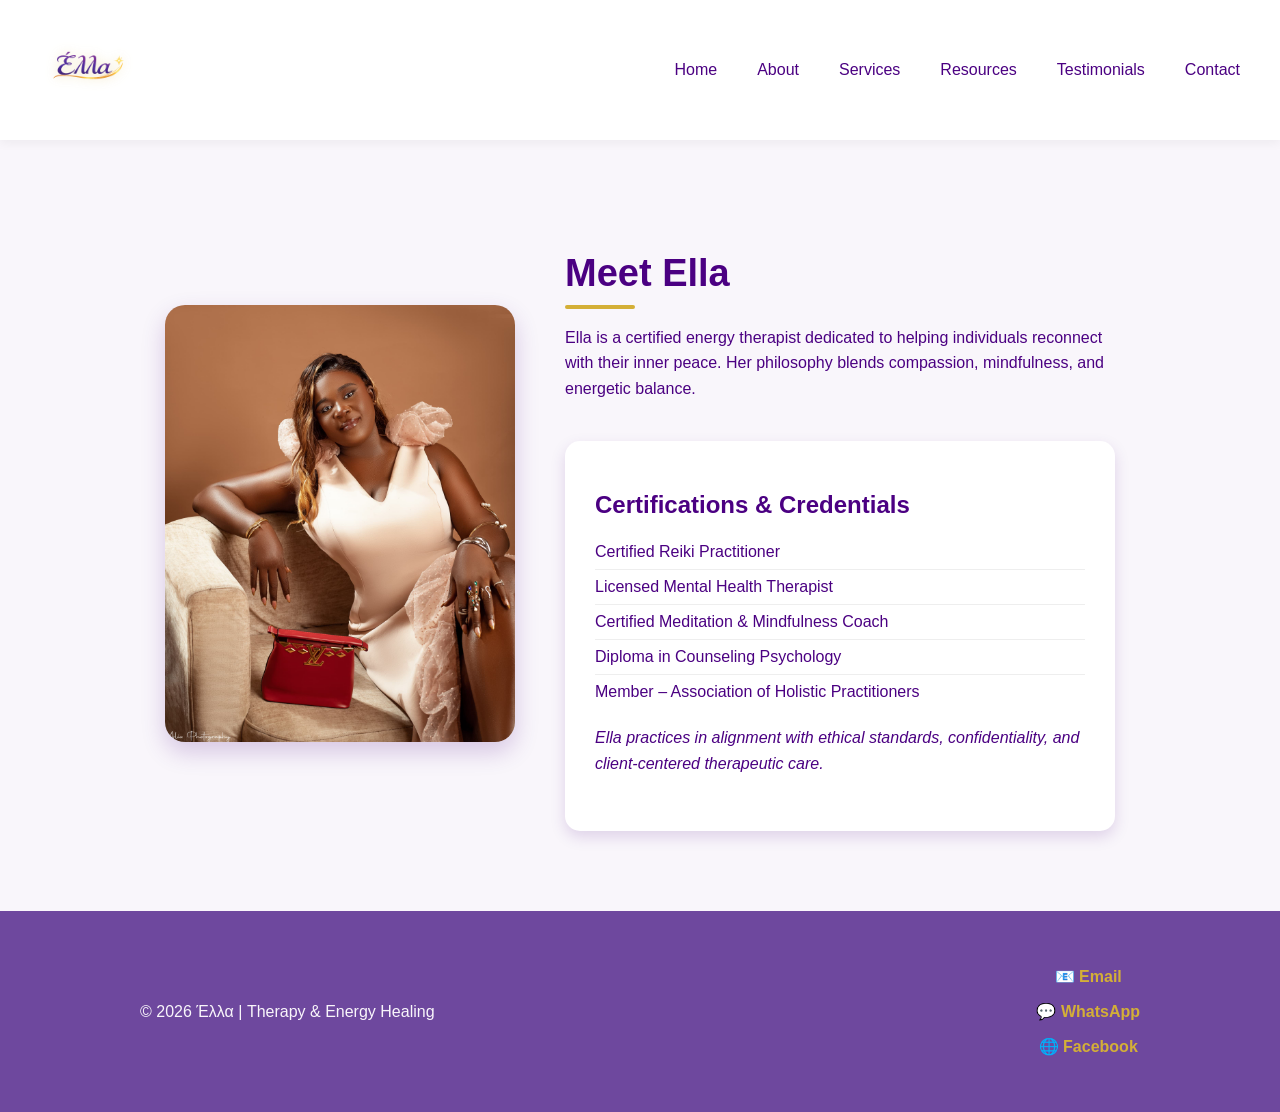
<file: about.html>
<!DOCTYPE html>
<html lang="en">
<head>
  <meta charset="UTF-8">
  <title>About | Ella</title>
  <link rel="stylesheet" href="style.css">
</head>
<body>


<header>
  <div class="logo">
  <a href="index.html">
    <img src="images/logo.png" alt="Έλλα Logo">
  </a>
</div>
  <nav class="nav-links">
    <a href="index.html">Home</a>
    <a href="about.html">About</a>
    <a href="services.html">Services</a>
    <a href="resources.html">Resources</a>
    <a href="testimonials.html">Testimonials</a>
    <a href="contact.html">Contact</a>
  </nav>
</header>
<section class="about-section">

  <div class="about-container">

    <div class="about-image">
      <img src="images/ella.jpg" alt="Ella - Energy Therapist">
    </div>

    <div class="about-text">
      <h1>Meet Ella</h1>

      <p>
        Ella is a certified energy therapist dedicated to helping individuals
        reconnect with their inner peace. Her philosophy blends compassion,
        mindfulness, and energetic balance.
      </p>

      <div class="credentials">
        <h2>Certifications & Credentials</h2>

        <ul>
          <li>Certified Reiki Practitioner</li>
          <li>Licensed Mental Health Therapist</li>
          <li>Certified Meditation & Mindfulness Coach</li>
          <li>Diploma in Counseling Psychology</li>
          <li>Member – Association of Holistic Practitioners</li>
        </ul>

        <p class="ethics-note">
          Ella practices in alignment with ethical standards, confidentiality,
          and client-centered therapeutic care.
        </p>
      </div>

    </div>

  </div>

</section>


<footer class="site-footer">
  <div class="footer-container">
    <div class="footer-left">
      <p>© 2026 Έλλα | Therapy & Energy Healing</p>
    </div>
    <div class="footer-right">
      <p>📧 <a href="mailto:consultancy.ella@gmail.com">Email</a></p>
      <p>💬 <a href="https://wa.me/2347043598245" target="_blank">WhatsApp</a></p>
      <p>🌐 <a href="https://www.facebook.com/ellas4u" target="_blank">Facebook</a></p>
    </div>
  </div>
</footer>
</body>
</html>
</file>
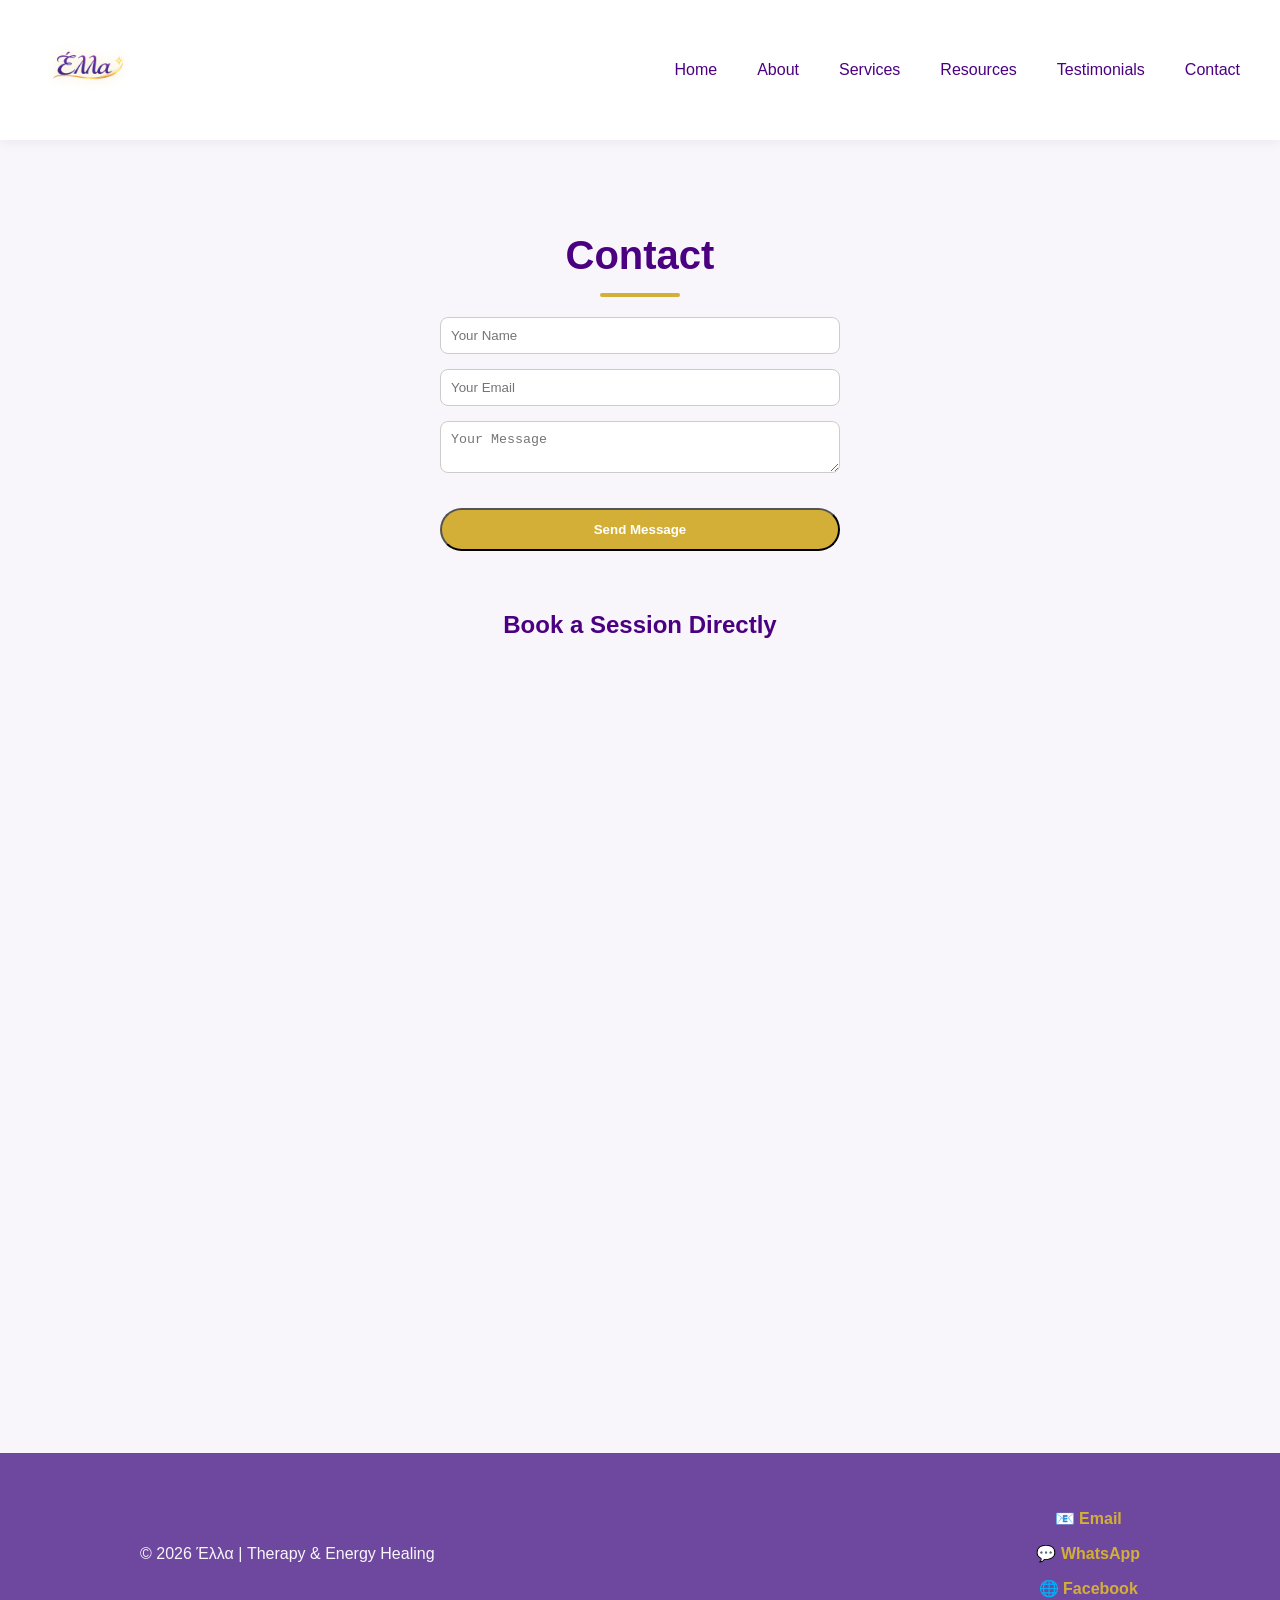
<file: contact.html>
<!DOCTYPE html>
<html>
<head>
  <title>Contact | Ella</title>
  <link rel="stylesheet" href="style.css">
  <script defer src="script.js"></script>
</head>
<body>

<header>
  <div class="logo">
  <a href="index.html">
    <img src="images/logo.png" alt="Έλλα Logo">
  </a>
</div>
  <nav class="nav-links">
    <a href="index.html">Home</a>
    <a href="about.html">About</a>
    <a href="services.html">Services</a>
    <a href="resources.html">Resources</a>
    <a href="testimonials.html">Testimonials</a>
    <a href="contact.html">Contact</a>
  </nav>
</header>

<section class="page-section">
  <h1>Contact</h1>

  <form id="contactForm">
    <input type="text" placeholder="Your Name" required>
    <input type="email" placeholder="Your Email" required>
    <textarea placeholder="Your Message" required></textarea>
    <button type="submit" class="btn">Send Message</button>
  </form>

  <div class="calendar-section">
  <h2>Book a Session Directly</h2>

  <iframe 
    src="https://calendly.com/amaogennogo"
    width="100%" 
    height="700" 
    frameborder="0">
  </iframe>

</div>

  <p id="formMessage"></p>

</section>

<footer class="site-footer">
  <div class="footer-container">
    <div class="footer-left">
      <p>© 2026 Έλλα | Therapy & Energy Healing</p>
    </div>
    <div class="footer-right">
      <p>📧 <a href="mailto:consultancy.ella@gmail.com">Email</a></p>
      <p>💬 <a href="https://wa.me/2347043598245" target="_blank">WhatsApp</a></p>
      <p>🌐 <a href="https://www.facebook.com/ellas4u" target="_blank">Facebook</a></p>
    </div>
  </div>
</footer>

</body>
</html>
</file>
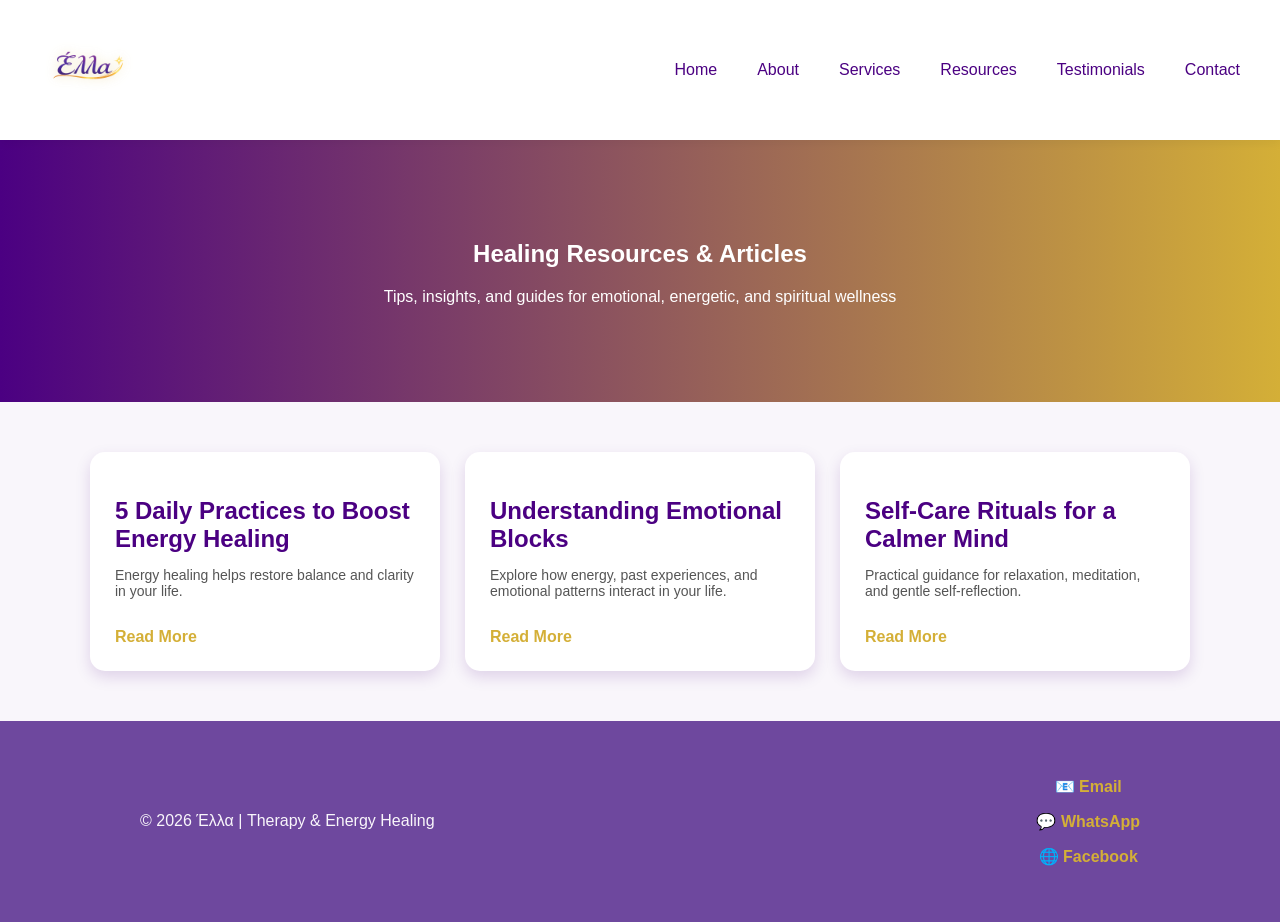
<file: resources.html>
<!DOCTYPE html>
<html lang="en">
<head>
  <meta charset="UTF-8">
  <title>Resources | Ella Therapy</title>
  <link rel="stylesheet" href="style.css">

</head>
<body>

<header>
 <div class="logo">
  <a href="index.html">
    <img src="images/logo.png" alt="Έλλα Logo">
  </a>
</div>
  <nav class="nav-links">
    <a href="index.html">Home</a>
    <a href="about.html">About</a>
    <a href="services.html">Services</a>
    <a href="resources.html">Resources</a>
    <a href="testimonials.html">Testimonials</a>
    <a href="contact.html">Contact</a>
  </nav>
</header>

<section class="blog-hero">
  <h1>Healing Resources & Articles</h1>
  <p>Tips, insights, and guides for emotional, energetic, and spiritual wellness</p>
</section>

<section class="blog-container">

  <div class="blog-card">
    <h2>5 Daily Practices to Boost Energy Healing</h2>
    
<p>
  Energy healing helps restore balance and clarity in your life.
  <span class="more-text">
    It works by aligning your emotional, mental, and spiritual energy, allowing you to release stress, trauma, and negative patterns.
  </span>
</p>

<a href="#" class="read-more-btn">Read More</a>




  </div>

  <div class="blog-card">
    <h2>Understanding Emotional Blocks</h2>
    <p>Explore how energy, past experiences, and emotional patterns interact in your life.</p>
    <a href="#">Read More</a>
  </div>

  <div class="blog-card">
    <h2>Self-Care Rituals for a Calmer Mind</h2>
    <p>Practical guidance for relaxation, meditation, and gentle self-reflection.</p>
    <a href="#">Read More</a>
  </div>

</section>

<footer class="site-footer">
  <div class="footer-container">
    <div class="footer-left">
      <p>© 2026 Έλλα | Therapy & Energy Healing</p>
    </div>
    <div class="footer-right">
      <p>📧 <a href="mailto:consultancy.ella@gmail.com">Email</a></p>
      <p>💬 <a href="https://wa.me/2347043598245" target="_blank">WhatsApp</a></p>
      <p>🌐 <a href="https://www.facebook.com/ellas4u" target="_blank">Facebook</a></p>
    </div>
  </div>
</footer>
<script src="script.js"></script>
</body>
</html>
</file>
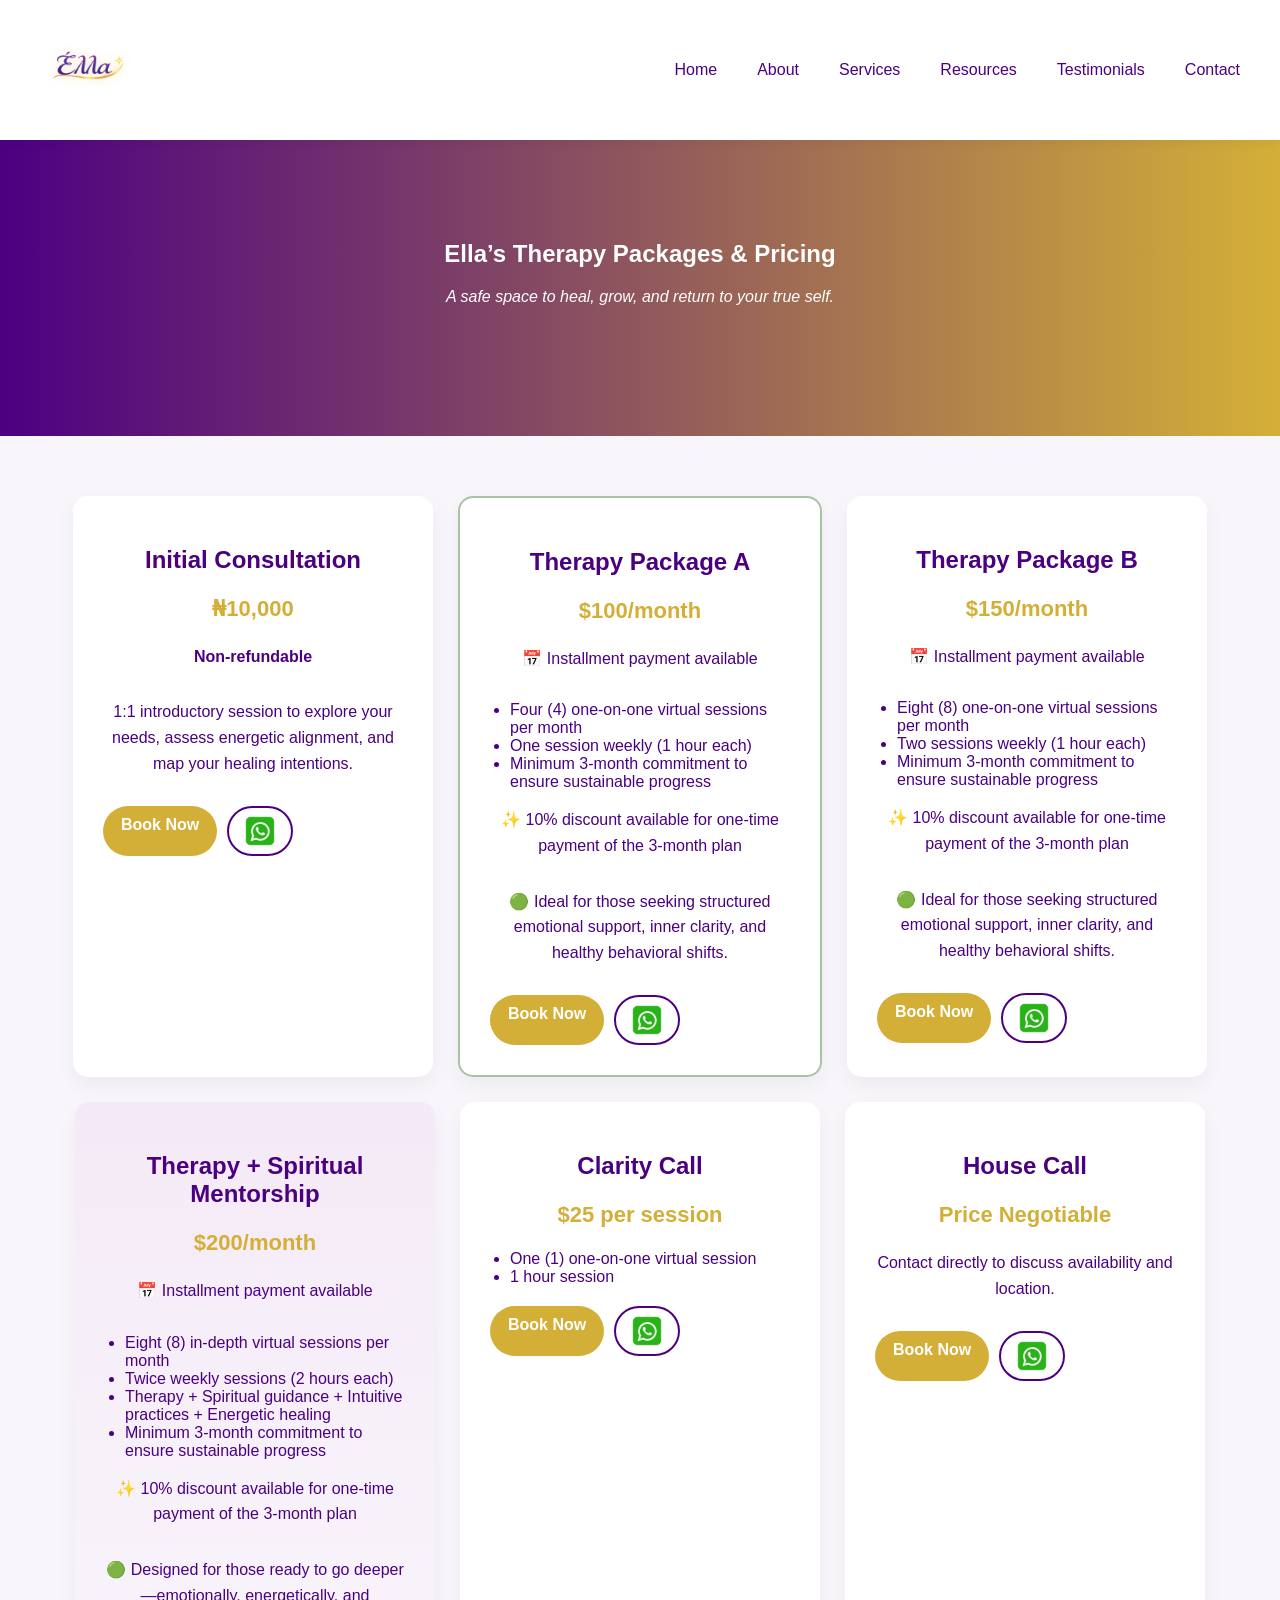
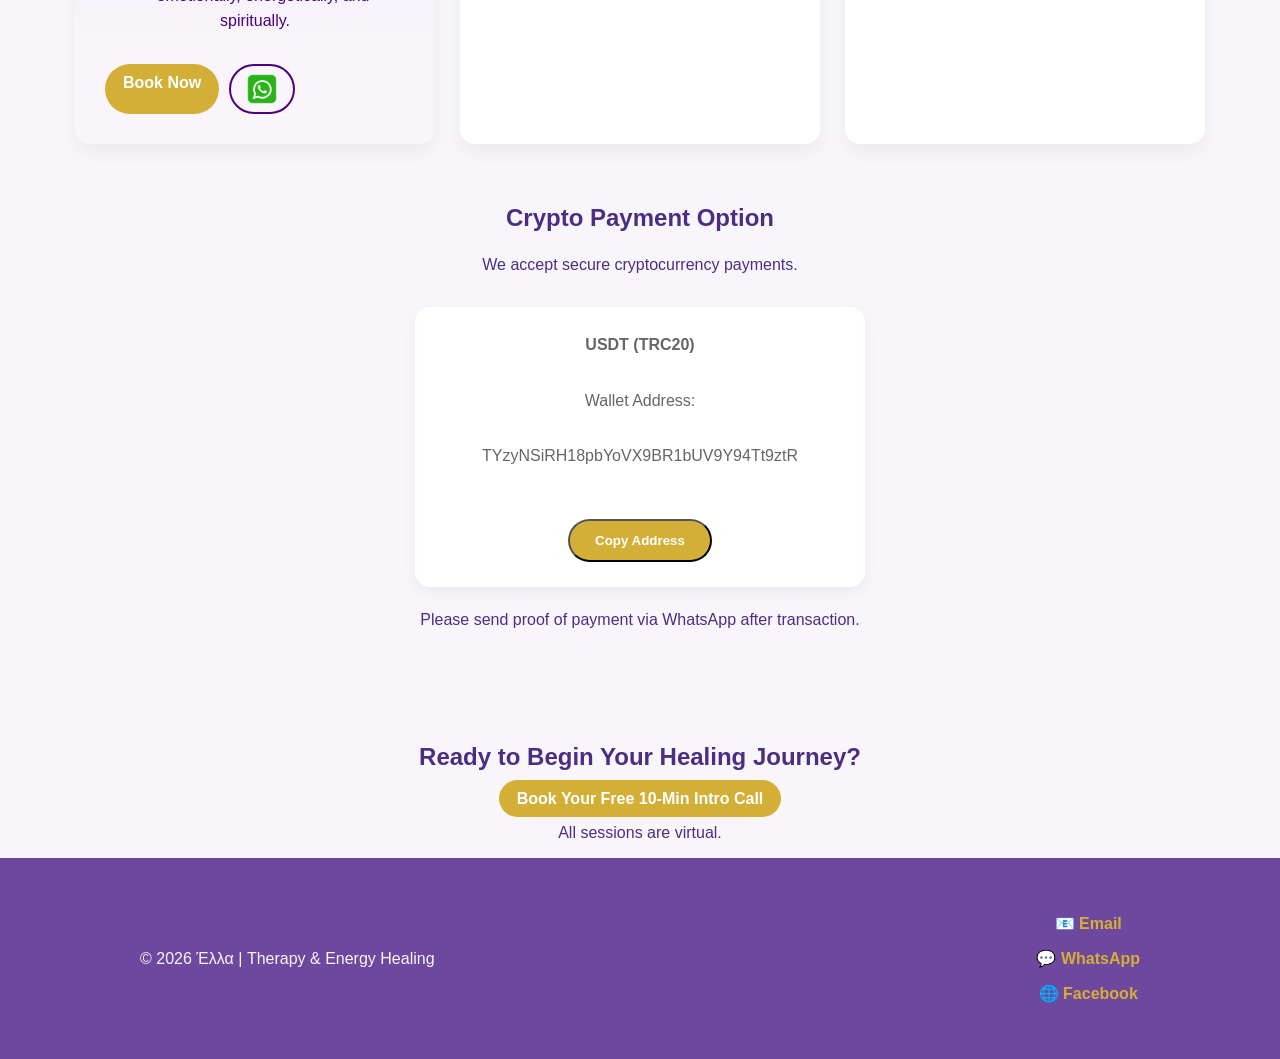
<file: services.html>
<!DOCTYPE html>
<html>
<head>
  <title>Therapy Packages | Ella</title>
  <link rel="stylesheet" href="style.css">
</head>
<body>

<header>
  <div class="logo">
  <a href="index.html">
    <img src="images/logo.png" alt="Έλλα Logo">
  </a>
</div>
  <nav class="nav-links">
    <a href="index.html">Home</a>
    <a href="about.html">About</a>
    <a href="services.html">Services</a>
    <a href="resources.html">Resources</a>
    <a href="testimonials.html">Testimonials</a>
    <a href="contact.html">Contact</a>
  </nav>
</header>

 <section class="page-hero">
  <h1>Ella’s Therapy Packages & Pricing</h1>
  <p class="subtitle">A safe space to heal, grow, and return to your true self.</p>
</section>

<section class="page-section">
  <!-- pricing cards here -->
 <div class="pricing-container">


    <!-- Initial Consultation -->
    <div class="pricing-card">
      <h2>Initial Consultation</h2>
      <h3>₦10,000</h3>
      <p><strong>Non-refundable</strong></p>
      <p>1:1 introductory session to explore your needs, assess energetic alignment, and map your healing intentions.</p>

      <div class="card-actions">
    <a href="https://paypal.me/amaogennogo?country.x=CY&locale.x=en_US" class="btn-primary">Book Now</a>
    <a href="https://wa.me/2347043598245" class="btn-secondary" target="_blank">
  <img src="images/whatsapp.png" alt="WhatsApp" class="whatsapp-icon">
</a>
  </div>
   
    </div>

    <!-- Package A -->
    <div id="therapy-a" class="pricing-card featured">
      <h2>Therapy Package A</h2>
      <h3>$100/month</h3>
      <p>📅 Installment payment available</p>
      
      <ul>
        <li>Four (4) one-on-one virtual sessions per month</li>
        <li>One session weekly (1 hour each)</li>
        <li>Minimum 3-month commitment to ensure sustainable progress
</li>
      </ul>
      <p>✨ 10% discount available for one-time payment of the 3-month plan</p>
      <p class="ideal">🟢 Ideal for those seeking structured emotional support, inner clarity, and healthy behavioral shifts.</p>

      <div class="card-actions">
    <a href="https://www.paypal.com/paypalme/amaogennogo?country.x=CY&locale.x=en_US" class="btn-primary">Book Now</a>
    <a href="https://wa.me/2347043598245" class="btn-secondary" target="_blank">
  <img src="images/whatsapp.png" alt="WhatsApp" class="whatsapp-icon">
</a>
  </div>
    </div>

    <!-- Package B -->
    <div id="therapy-b" class="pricing-card">
      <h2>Therapy Package B</h2>
      <h3>$150/month</h3>
      <p>📅 Installment payment available</p>
     
      <ul>
        <li>Eight (8) one-on-one virtual sessions per month</li>
        <li>Two sessions weekly (1 hour each)</li>
        <li>Minimum 3-month commitment to ensure sustainable progress
</li>
      </ul>
      <p>✨ 10% discount available for one-time payment of the 3-month plan</p>
      <p class="ideal">🟢 Ideal for those seeking structured emotional support, inner clarity, and healthy behavioral shifts.</p>

      <div class="card-actions">
    <a href="https://www.paypal.com/paypalme/amaogennogo?country.x=CY&locale.x=en_US" class="btn-primary">Book Now</a>
    <a href="https://wa.me/2347043598245" class="btn-secondary" target="_blank">
  <img src="images/whatsapp.png" alt="WhatsApp" class="whatsapp-icon">
</a>
  </div>
    </div>

    <!-- Therapy + Spiritual Mentorship -->
    <div id="therapy-mentorship" class="pricing-card premium">
      <h2>Therapy + Spiritual Mentorship</h2>
      <h3>$200/month</h3>
      <p>📅 Installment payment available</p>
     
      <ul>
        <li>Eight (8) in-depth virtual sessions per month</li>
        <li>Twice weekly sessions (2 hours each)</li>
        <li>Therapy + Spiritual guidance + Intuitive practices + Energetic healing
</li>
        <li>Minimum 3-month commitment to ensure sustainable progress
</li>
      </ul>
      <p>✨ 10% discount available for one-time payment of the 3-month plan</p>
      <p class="ideal">🟢 Designed for those ready to go deeper—emotionally, energetically, and spiritually.</p>

      <div class="card-actions">
    <a href="https://www.paypal.com/paypalme/amaogennogo?country.x=CY&locale.x=en_US" class="btn-primary">Book Now</a>
   <a href="https://wa.me/2347043598245" class="btn-secondary" target="_blank">
  <img src="images/whatsapp.png" alt="WhatsApp" class="whatsapp-icon">
</a>
  </div>
    </div>

    <!-- Other Packages -->
    <div class="pricing-card">
      <h2>Clarity Call</h2>
      <h3>$25 per session</h3>
      <ul>
        <li>One (1) one-on-one virtual session</li>
        <li>1 hour session</li>
      </ul>
      
      <div class="card-actions">
    <a href="https://www.paypal.com/paypalme/amaogennogo?country.x=CY&locale.x=en_US" class="btn-primary">Book Now</a>
    <a href="https://wa.me/2347043598245" class="btn-secondary" target="_blank">
  <img src="images/whatsapp.png" alt="WhatsApp" class="whatsapp-icon">
</a>
  </div>
    </div>

    <div class="pricing-card">
      <h2>House Call</h2>
      <h3>Price Negotiable</h3>
      <p>Contact directly to discuss availability and location.</p>

      <div class="card-actions">
    <a href="contact.html" class="btn-primary">Book Now</a>
   <a href="https://wa.me/2347043598245" class="btn-secondary" target="_blank">
  <img src="images/whatsapp.png" alt="WhatsApp" class="whatsapp-icon">
</a>
  </div>
    </div>

  </div>

<!-- Crypto Payment Option -->
  <div class="crypto-section">
  <h2>Crypto Payment Option</h2>
  <p>We accept secure cryptocurrency payments.</p>

  <div class="crypto-box">
  <p><strong>USDT (TRC20)</strong></p>
  <p>Wallet Address:</p>
  <p id="walletAddress" onclick="copyWallet()" style="cursor:pointer;">
    TYzyNSiRH18pbYoVX9BR1bUV9Y94Tt9ztR
  </p>
  <button onclick="copyWallet()" class="btn">Copy Address</button>
</div>



  <p class="note">Please send proof of payment via WhatsApp after transaction.</p>
</div>


</section>


  <!-- Contact CTA -->
 <div class="cta-section">
  <h2>Ready to Begin Your Healing Journey?</h2>
  <a href="contact.html" class="btn-primary">Book Your Free 10-Min Intro Call</a>
   <p class="virtual-text">All sessions are virtual.</p>
</div>


<footer class="site-footer">
  <div class="footer-container">
    <div class="footer-left">
      <p>© 2026 Έλλα | Therapy & Energy Healing</p>
    </div>
    <div class="footer-right">
      <p>📧 <a href="mailto:consultancy.ella@gmail.com">Email</a></p>
      <p>💬 <a href="https://wa.me/2347043598245" target="_blank">WhatsApp</a></p>
      <p>🌐 <a href="https://www.facebook.com/ellas4u" target="_blank">Facebook</a></p>
    </div>
  </div>
</footer>
</body>
</html>
</file>
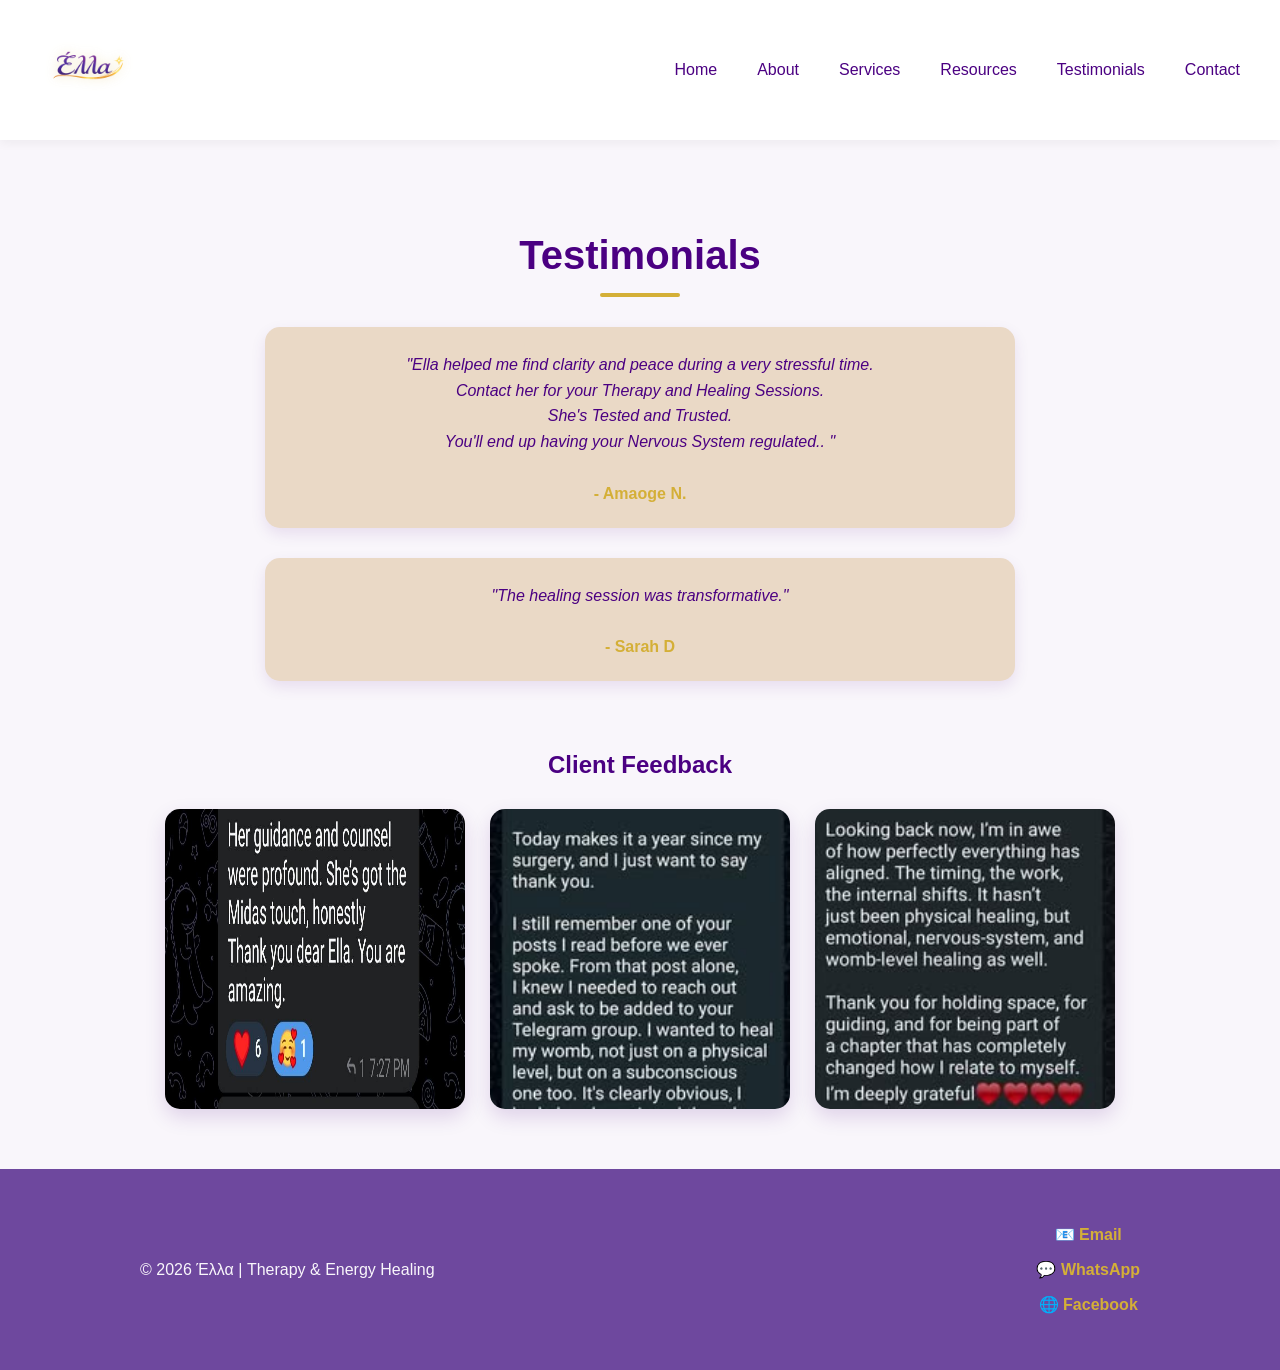
<file: testimonials.html>
<!DOCTYPE html>
<html>
<head>
  <title>Testimonials | Ella</title>
  <link rel="stylesheet" href="style.css">
</head>
<body>

<header>
  <div class="logo">
  <a href="index.html">
    <img src="images/logo.png" alt="Έλλα Logo">
  </a>
</div>
  <nav class="nav-links">
    <a href="index.html">Home</a>
    <a href="about.html">About</a>
    <a href="services.html">Services</a>
    <a href="resources.html">Resources</a>
    <a href="testimonials.html">Testimonials</a>
    <a href="contact.html">Contact</a>
  </nav>
</header>

<section class="page-section">
  <h1>Testimonials</h1>

  <div class="testimonial">
    <p>"Ella helped me find clarity and peace during a very stressful time.<br>
      Contact her for your Therapy and Healing Sessions. <br>
She's Tested and Trusted. <br>
You'll end up having your Nervous System regulated..

"</p>
    <span>- Amaoge N.</span>
  </div>

  <div class="testimonial">
    <p>"The healing session was transformative."</p>
    <span>- Sarah D</span>
  </div>

  <!-- Screenshot Testimonials -->
  <h2 class="testimonial-gallery-title">Client Feedback</h2>

  <div class="testimonial-gallery">
    <img src="images/testimonial1.jpg" alt="Client testimonial screenshot">
    <img src="images/testimonial2.jpg" alt="Client testimonial screenshot">
    <img src="images/testimonial3.jpg" alt="Client testimonial screenshot">
  </div>

</section>

<footer class="site-footer">
  <div class="footer-container">
    <div class="footer-left">
      <p>© 2026 Έλλα | Therapy & Energy Healing</p>
    </div>
    <div class="footer-right">
      <p>📧 <a href="mailto:consultancy.ella@gmail.com">Email</a></p>
      <p>💬 <a href="https://wa.me/2347043598245" target="_blank">WhatsApp</a></p>
      <p>🌐 <a href="https://www.facebook.com/ellas4u" target="_blank">Facebook</a></p>
    </div>
  </div>
</footer>

</body>
</html>
</file>
<file: style.css>
html {
  scroll-behavior: smooth;
}

body {
  margin: 0;
  font-family: 'Segoe UI', sans-serif;
  background-color: #F7F7F7;
  color: #3B3054;
}
/* Remove this block 
header {
  display: flex;
  justify-content: space-between;
  padding: 20px 10%;
  background: white;
}
  */
/* Origial Header layout*/
header {
  display: flex;
  justify-content: space-between;
  align-items: center;
  padding: 20px 40px;
  background: white;
  box-shadow: 0 3px 10px rgba(0,0,0,0.05);
   position: sticky;  /* <-- THIS MAKES IT STICK */
  top: 0;            /* <-- distance from top of viewport */
  z-index: 100;      /* <-- keeps it above other content */
}
/* Remove this block 
.logo {
  font-size: 28px;
  font-weight: bold;
  color: #A8C3A3;
}
  */

  .logo img {
  cursor: pointer;
  transition: 0.3s ease;
}

.logo img:hover {
  transform: scale(1.05);
}
.logo img {
  height: 60px;
  width: auto;
  filter: drop-shadow(0 0 6px rgba(212,175,55,0.4));
}
nav a {
  margin-left: 20px;
  text-decoration: none;
  color: #3B3054;
}
.hero-title {
  font-family: 'Playfair Display', serif;
}

.hero-subtitle {
  font-family: 'Great Vibes', cursive;
  font-size: 2.5rem;
}

/* Header layout */
header {
  display: flex;
  justify-content: space-between;  /* Logo left, nav right */
  align-items: center;
  padding: 20px 40px;
  background: white;               /* Keeps logo pop & elegant */
  box-shadow: 0 3px 10px rgba(0,0,0,0.05);
  position: sticky;
  top: 0;
  z-index: 100;
}

/* Logo image */
.logo img {
  height: 100px;         /* Adjust for desired size */
  width: auto;
  display: block;
  filter: drop-shadow(0 0 6px rgba(212,175,55,0.4)); /* subtle gold glow */
}

/* Navbar links */
.nav-links {
  display: flex;
  gap: 20px;
}

.nav-links a {
  text-decoration: none;
  color: #4B0082;       /* deep purple */
  font-weight: 500;
  transition: 0.3s;
}

.nav-links a:hover {
  color: #D4AF37;       /* gold on hover */
}

/* Mobile responsiveness */
@media (max-width: 768px) {
  header {
    flex-direction: column;
    padding: 15px 20px;
  }
  
  .nav-links {
    flex-direction: column;
    gap: 10px;
    margin-top: 10px;
  }
  
  .logo img {
    height: 50px;
  }
}


.hero {
 
  text-align: center;
  padding: 80px 20px;
  background: linear-gradient(to right, #4B0082, #D4AF37); /* Purple & Gold */
  color: white;
}


.hero h1 {
  font-size: 40px;
}

.btn {
  display: inline-block;
  padding: 12px 25px;
  background: #D4AF37;
  color: white;
  text-decoration: none;
  border-radius: 25px;
  margin-top: 20px;
  font-weight: bold;
  transition: 0.3s;
}

.btn:hover {
  background: #4B0082;
}


.page-section {
  padding: 80px 10%;
  text-align: center;
}

.card-container {
  display: flex;
  justify-content: center;
  gap: 20px;
  flex-wrap: wrap;
  margin-top: 40px;
}

.card {
  background: white;
  padding: 30px;
  border-radius: 15px;
  width: 250px;
  box-shadow: 0 5px 15px rgba(0,0,0,0.05);
  transition: 0.3s;
  text-decoration: none;
  color: #4b2e83; /* deep elegant purple */
  display: block;
}



.card p {
  color: #6d5c9e; /* softer purple for description */
}

.card:hover {
  background-color: #f3ecff;
  transition: 0.3s ease;
}


/* Written Testimonials */
.testimonial {
  max-width: 700px;
  margin: 30px auto;
  background: #EAD9C6;
  padding: 25px;
  border-radius: 15px;
  box-shadow: 0 6px 15px rgba(75, 0, 130, 0.1);
}

.testimonial p {
  font-style: italic;
  color: #4B0082;
}

.testimonial span {
  display: block;
  margin-top: 10px;
  font-weight: bold;
  color: #D4AF37;
}

/* Screenshot Gallery */
.testimonial-gallery-title {
  margin-top: 70px;
  color: #4B0082;
}

.testimonial-gallery {
  display: flex;
  flex-wrap: wrap;
  justify-content: center;
  gap: 25px;
  margin-top: 30px;
}

.testimonial-gallery img {
  width: 300px;
  border-radius: 15px;
  box-shadow: 0 8px 20px rgba(75, 0, 130, 0.15);
  transition: 0.3s ease;
}

.testimonial-gallery img:hover {
  transform: scale(1.03);
}

form {
  display: flex;
  flex-direction: column;
  width: 400px;
  margin: auto;
}

form input, form textarea {
  margin-bottom: 15px;
  padding: 10px;
  border-radius: 8px;
  border: 1px solid #ccc;
}


.site-footer {
  background: #6e489e; /* Deep purple */
  color: #F9F6FB;      /* Soft cream text */
  padding: 40px 20px;
  text-align: center;
}

.site-footer a {
  color: #D4AF37;  /* Gold links */
  text-decoration: none;
  font-weight: bold;
  transition: 0.3s ease;
}

.site-footer a:hover {
  color: #ffffff; /* White on hover */
}

.footer-container {
  display: flex;
  flex-direction: column;
  align-items: center;
  gap: 10px;
}

@media (min-width: 768px) {
  .footer-container {
    flex-direction: row;
    justify-content: space-between;
    max-width: 1000px;
    margin: auto;
  }
}
/* Services_Pricing*/

.subtitle {
  margin-bottom: 50px;
  font-style: italic;
  color: white;
}

.pricing-container {
  display: flex;
  flex-wrap: wrap;
  gap: 25px;
  justify-content: center;
}

.pricing-card {
  background: white;
  color: #4B0082;
  padding: 30px;
  width: 300px;
  border-radius: 15px;
  box-shadow: 0 8px 20px rgba(0,0,0,0.05);
  transition: 0.3s ease;
}

.pricing-card:hover {
  transform: translateY(-5px);
}

.pricing-card h3 {
  color: #D4AF37;
  font-size: 22px;
}

.pricing-card ul {
  text-align: left;
  padding-left: 20px;
}

.featured {
  border: 2px solid #A8C3A3;
}


.premium {
  background: linear-gradient(to bottom, #F4EAF7, #F9F6FB);
}

.ideal {
  margin-top: 10px;
  font-weight: 500;
}



.contact-cta {
  margin-top: 60px;
  background: #EAD9C6;
  padding: 40px;
  border-radius: 20px;
  
  
}

.crypto-section {
  margin-top: 60px;
  text-align: center;
  color: #4b2e83; 
  
}

.crypto-box {
  background: white;
  padding: 25px;
  border-radius: 15px;
  width: 400px;
  margin: 20px auto;
  box-shadow: 0 5px 15px rgba(0,0,0,0.05);
  color: #666;
  
}

.note {
  font-size: 14px;
  color: #4b2e83; 
}

.cta-section {
 margin-top: 10px;
 text-align: center;
 color: #4b2e83; 
}
.calendar-section {
  margin-top: 60px;
}



.services-preview{
  color: #4b2e83; 
}
.newsletter {
  background: #EAD9C6;
  padding: 60px 20px;
  text-align: center;
  color: #4b2e83; 
}

.newsletter input {
  padding: 10px;
  width: 250px;
  border-radius: 8px;
  border: 1px solid #ccc;
  margin-right: 10px;
}

.blog-hero {
  text-align: center;
  padding: 80px 20px;
  background: linear-gradient(to right, #4B0082, #D4AF37); /* Purple & Gold */
  color: white;
}

.blog-container {
  display: flex;
  flex-wrap: wrap;
  justify-content: center;
  gap: 25px;
  padding: 50px 20px;
  background-color: #F9F6FB;
}

.blog-card {
  background: white;
  width: 300px;
  padding: 25px;
  border-radius: 15px;
  box-shadow: 0 6px 15px rgba(75, 0, 130, 0.15);
  transition: transform 0.3s ease;
}

.blog-card h2 {
  color: #4B0082;
  margin-bottom: 10px;
}

.blog-card p {
  color: #555;
  font-size: 14px;
}

.blog-card a {
  color: #D4AF37;
  text-decoration: none;
  font-weight: bold;
  display: inline-block;
  margin-top: 15px;
}

.blog-card:hover {
  transform: translateY(-5px);
}

nav a:hover {
    color: #D4AF37; /* gold accent */
    transition: 0.3s;
}

/* ===== About Hero Section ===== 
.page-section {
  text-align: center;
  padding: 80px 20px;
  background: linear-gradient(to right, #4B0082, #D4AF37);
  color: white;
}
  */
.page-section {
  text-align: center;
  padding: 60px 20px;
  background-color: #F9F6FB;
  color: #4B0082;
}

.page-hero {
  text-align: center;
  padding: 80px 20px;
  background: linear-gradient(to right, #4B0082, #D4AF37);
  color: white;
}

.page-section h1 {
  font-size: 40px;
  margin-bottom: 20px;
}

/* ===== About Content Area ===== */
.page-section p {
  max-width: 750px;
  margin: 0 auto 30px auto;
  font-size: 16px;
  line-height: 1.6;
}

/* ===== Credentials Card ===== */
.credentials {
  background: white;
  max-width: 750px;
  margin: 40px auto 0 auto;
  padding: 35px;
  border-radius: 15px;
  box-shadow: 0 6px 15px rgba(75, 0, 130, 0.15);
  color: #333;
}

.credentials h2 {
  color: #4B0082;
  margin-bottom: 20px;
}

.credentials ul {
  list-style: none;
  padding: 0;
}

.credentials li {
  padding: 10px 0;
  border-bottom: 1px solid #eee;
}

.credentials li:last-child {
  border-bottom: none;
}

.ethics-note {
  margin-top: 20px;
  font-style: italic;
  color: #555;
}

body {
  background-color: #F9F6FB;
}

/* ===== Gold accent line ===== */
.page-section h1::after {
  content: "";
  display: block;
  width: 80px;
  height: 4px;
  background: #D4AF37;
  margin: 15px auto 0 auto;
  border-radius: 2px;
}

/* ===== About Section Background ===== */
.about-section {
  background-color: #F9F6FB;
  padding: 80px 20px;
}

/* ===== Layout Container ===== */
.about-container {
  display: flex;
  flex-wrap: wrap;
  align-items: center;
  justify-content: center;
  gap: 50px;
  max-width: 1100px;
  margin: 0 auto;
}

/* ===== Image Styling ===== */
.about-image img {
  width: 350px;
  border-radius: 20px;
  box-shadow: 0 10px 25px rgba(75, 0, 130, 0.2);
}

/* ===== Text Area ===== */
.about-text {
  max-width: 550px;
  color: #4B0082;
}

.about-text h1 {
  font-size: 38px;
  color: #4B0082;
  margin-bottom: 15px;
}

.about-text h1::after {
  content: "";
  display: block;
  width: 70px;
  height: 4px;
  background: #D4AF37;
  margin-top: 10px;
  border-radius: 2px;
}

.about-text p {
  line-height: 1.6;
  margin-bottom: 25px;
}

/* ===== Credentials Card ===== */
.credentials {
  background: white;
  padding: 30px;
  border-radius: 15px;
  box-shadow: 0 6px 15px rgba(75, 0, 130, 0.15);
   color: #4B0082;
}

.credentials h2 {
  color: #4B0082;
  margin-bottom: 15px;
}

.credentials ul {
  list-style: none;
  padding: 0;
}

.credentials li {
  padding: 8px 0;
  border-bottom: 1px solid #eee;
}

.credentials li:last-child {
  border-bottom: none;
}

.ethics-note {
  margin-top: 15px;
  font-style: italic;
  color: #4B0082;
}




/* ===== Services page styling===== */

.card-actions {
  margin-top: 20px;
  display: flex;
  gap: 10px;
  flex-wrap: wrap;
}
/* Whatsapp Button */
.whatsapp-icon {
  width: 30px;
  height: 30px;
  vertical-align: middle;
}
/* Primary Gold Button */
.btn-primary {
  background: #D4AF37;
  color: white;
  padding: 10px 18px;
  border-radius: 25px;
  text-decoration: none;
  font-weight: bold;
  transition: 0.3s ease;
}

.btn-primary:hover {
  background: #4B0082;
  transform: translateY(-2px);
}

/* Secondary Outline Button */
.btn-secondary {
  border: 2px solid #4B0082;
  color: #4B0082;
  padding: 8px 16px;
  border-radius: 25px;
  text-decoration: none;
  font-weight: bold;
  transition: 0.3s ease;
  display: flex;
  align-items: center;
  justify-content: center;
}

.btn-secondary:hover {
  background: #4B0082;
  color: white;
}

/* Resources styling */
.more-text {
  display: none;
}

.read-more-btn {
  color: #D4AF37;
  font-weight: bold;
  text-decoration: none;
  cursor: pointer;
}

.hero {
  position: relative;
  text-align: center;
  padding: 100px 20px;
  background: linear-gradient(to right, #4B0082, #D4AF37);
  color: white;
  overflow: hidden;
}

/* Astrology wheel background */
.hero::before {
  content: "";
  position: absolute;
  width: 700px;
  height: 700px;
  background: url('astrology-wheel.svg') no-repeat center;
  background-size: contain;
  opacity: 0.08;
  top: 50%;
  left: 50%;
  transform: translate(-50%, -50%);
  z-index: 0;
}

/* Keep text above */
.hero h1,
.hero p,
.hero .btn {
  position: relative;
  z-index: 1;
}
</file>
